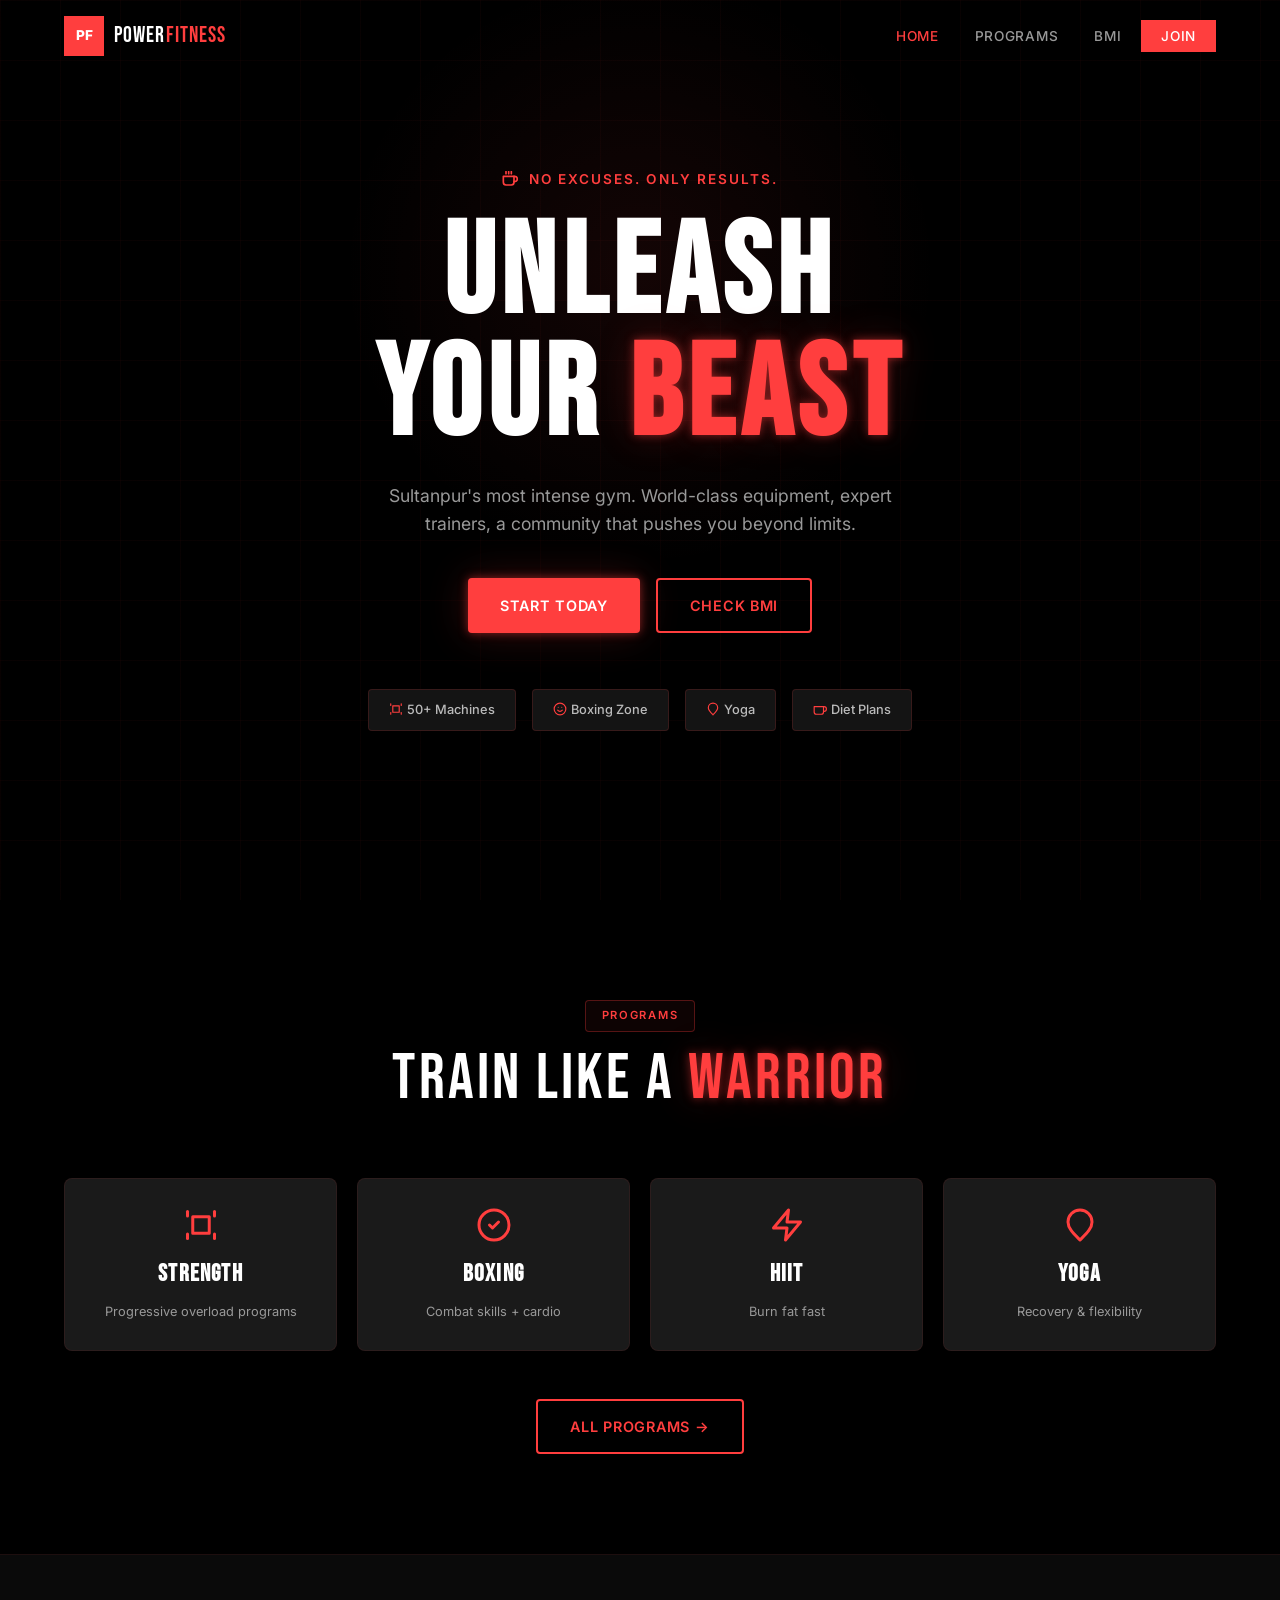
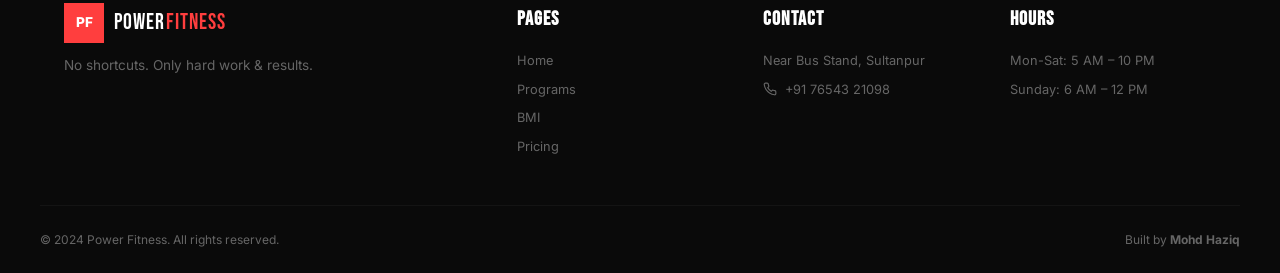
<file: index.html>
<!DOCTYPE html>
<html lang="en">
<head>
  <meta charset="UTF-8" /><meta name="viewport" content="width=device-width, initial-scale=1.0" />
  <title>Power Fitness — Unleash Your Beast</title>
  <link rel="stylesheet" href="css/style.css" />
  <link href="https://fonts.googleapis.com/css2?family=Bebas+Neue&family=Inter:wght@300;400;500;600;700;800&display=swap" rel="stylesheet" />
</head>
<body>
  <div class="sidebar-overlay" id="sidebarOverlay"></div>
  <aside class="sidebar" id="sidebar">
    <div class="sidebar-header"><div class="sidebar-logo">PF</div><span class="sidebar-brand">POWER<span class="red">FIT</span></span><button class="sidebar-close" id="sidebarClose">✕</button></div>
    <nav class="sidebar-nav">
      <a href="index.html" class="sidebar-link active"><span class="s-bolt"><svg width="18" height="18" viewBox="0 0 24 24" fill="none" stroke="var(--red)" stroke-width="2" stroke-linecap="round" stroke-linejoin="round"><polygon points="13 2 3 14 12 14 11 22 21 10 12 10 13 2"/></svg></span>Home</a>
      <a href="pages/programs.html" class="sidebar-link"><span class="s-bolt"><svg width="18" height="18" viewBox="0 0 24 24" fill="none" stroke="var(--red)" stroke-width="2" stroke-linecap="round" stroke-linejoin="round"><path d="M6.5 6.5h11v11h-11z"/><path d="M3 3v3"/><path d="M21 3v3"/><path d="M3 18v3"/><path d="M21 18v3"/><path d="M6.5 12h11"/></svg></span>Programs</a>
      <a href="pages/bmi.html" class="sidebar-link"><span class="s-bolt"><svg width="18" height="18" viewBox="0 0 24 24" fill="none" stroke="var(--red)" stroke-width="2" stroke-linecap="round" stroke-linejoin="round"><line x1="18" y1="20" x2="18" y2="10"/><line x1="12" y1="20" x2="12" y2="4"/><line x1="6" y1="20" x2="6" y2="14"/></svg></span>BMI Tool</a>
      <a href="pages/pricing.html" class="sidebar-link"><span class="s-bolt"><svg width="18" height="18" viewBox="0 0 24 24" fill="none" stroke="var(--red)" stroke-width="2" stroke-linecap="round" stroke-linejoin="round"><line x1="12" y1="1" x2="12" y2="23"/><path d="M17 5H9.5a3.5 3.5 0 0 0 0 7h5a3.5 3.5 0 0 1 0 7H6"/></svg></span>Pricing</a>
    </nav>
    <div class="sidebar-footer">
      <p class="sidebar-pulse"><svg width="8" height="8" viewBox="0 0 24 24" fill="var(--red)" style="vertical-align:-1px;margin-right:4px"><circle cx="12" cy="12" r="8"/></svg> LIVE — Open Now</p>
      <a href="pages/pricing.html" class="sidebar-cta">JOIN NOW</a>
    </div>
  </aside>
  <nav class="navbar" id="navbar">
    <div class="nav-container">
      <a href="index.html" class="nav-brand"><span class="brand-icon">PF</span><span class="brand-text">POWER<span class="red">FITNESS</span></span></a>
      <ul class="nav-links" id="navLinks"><li><a href="index.html" class="nav-link active">Home</a></li><li><a href="pages/programs.html" class="nav-link">Programs</a></li><li><a href="pages/bmi.html" class="nav-link">BMI</a></li><li><a href="pages/pricing.html" class="nav-link nav-cta">Join</a></li></ul>
      <button class="hamburger" id="hamburger"><span class="h-line"></span><span class="h-line"></span><span class="h-line"></span></button>
    </div>
  </nav>

  <section class="hero">
    <div class="hero-grid"></div><div class="hero-glow"></div>
    <div class="container hero-content">
      <p class="hero-tag" data-slide><svg width="16" height="16" viewBox="0 0 24 24" fill="none" stroke="var(--red)" stroke-width="2.5" stroke-linecap="round" stroke-linejoin="round" style="vertical-align:-3px;margin-right:6px"><path d="M18 8h1a4 4 0 0 1 0 8h-1"/><path d="M2 8h16v9a4 4 0 0 1-4 4H6a4 4 0 0 1-4-4V8z"/><line x1="6" y1="1" x2="6" y2="4"/><line x1="10" y1="1" x2="10" y2="4"/><line x1="14" y1="1" x2="14" y2="4"/></svg> No Excuses. Only Results.</p>
      <h1 class="hero-title" data-slide data-delay="150">UNLEASH<br/>YOUR <span class="neon">BEAST</span></h1>
      <p class="hero-desc" data-slide data-delay="300">Sultanpur's most intense gym. World-class equipment, expert trainers, a community that pushes you beyond limits.</p>
      <div class="hero-actions" data-slide data-delay="450"><a href="pages/pricing.html" class="btn btn-primary">Start Today</a><a href="pages/bmi.html" class="btn btn-outline">Check BMI</a></div>
      <div class="hero-badges" data-slide data-delay="600">
        <div class="badge"><svg width="14" height="14" viewBox="0 0 24 24" fill="none" stroke="var(--red)" stroke-width="2" stroke-linecap="round" stroke-linejoin="round" style="vertical-align:-2px;margin-right:4px"><path d="M6.5 6.5h11v11h-11z"/><path d="M3 3v3"/><path d="M21 3v3"/><path d="M3 18v3"/><path d="M21 18v3"/></svg>50+ Machines</div>
        <div class="badge"><svg width="14" height="14" viewBox="0 0 24 24" fill="none" stroke="var(--red)" stroke-width="2" stroke-linecap="round" stroke-linejoin="round" style="vertical-align:-2px;margin-right:4px"><circle cx="12" cy="12" r="10"/><path d="M8 14s1.5 2 4 2 4-2 4-2"/><line x1="9" y1="9" x2="9.01" y2="9"/><line x1="15" y1="9" x2="15.01" y2="9"/></svg>Boxing Zone</div>
        <div class="badge"><svg width="14" height="14" viewBox="0 0 24 24" fill="none" stroke="var(--red)" stroke-width="2" stroke-linecap="round" stroke-linejoin="round" style="vertical-align:-2px;margin-right:4px"><path d="M12 22c4-4 8-7.5 8-12a8 8 0 1 0-16 0c0 4.5 4 8 8 12z"/></svg>Yoga</div>
        <div class="badge"><svg width="14" height="14" viewBox="0 0 24 24" fill="none" stroke="var(--red)" stroke-width="2" stroke-linecap="round" stroke-linejoin="round" style="vertical-align:-2px;margin-right:4px"><path d="M18 8h1a4 4 0 0 1 0 8h-1"/><path d="M2 8h16v9a4 4 0 0 1-4 4H6a4 4 0 0 1-4-4V8z"/></svg>Diet Plans</div>
      </div>
    </div>
  </section>

  <section class="preview section">
    <div class="container">
      <div class="section-header" data-slide><span class="section-tag">Programs</span><h2 class="section-title">TRAIN LIKE A <span class="neon">WARRIOR</span></h2></div>
      <div class="prog-grid">
        <div class="prog-card" data-slide><div class="prog-icon"><svg width="36" height="36" viewBox="0 0 24 24" fill="none" stroke="var(--red)" stroke-width="2" stroke-linecap="round" stroke-linejoin="round"><path d="M6.5 6.5h11v11h-11z"/><path d="M3 3v3"/><path d="M21 3v3"/><path d="M3 18v3"/><path d="M21 18v3"/></svg></div><h3>Strength</h3><p>Progressive overload programs</p></div>
        <div class="prog-card" data-slide data-delay="100"><div class="prog-icon"><svg width="36" height="36" viewBox="0 0 24 24" fill="none" stroke="var(--red)" stroke-width="2" stroke-linecap="round" stroke-linejoin="round"><circle cx="12" cy="12" r="10"/><path d="M9 12l2 2 4-4"/></svg></div><h3>Boxing</h3><p>Combat skills + cardio</p></div>
        <div class="prog-card" data-slide data-delay="200"><div class="prog-icon"><svg width="36" height="36" viewBox="0 0 24 24" fill="none" stroke="var(--red)" stroke-width="2" stroke-linecap="round" stroke-linejoin="round"><polygon points="13 2 3 14 12 14 11 22 21 10 12 10 13 2"/></svg></div><h3>HIIT</h3><p>Burn fat fast</p></div>
        <div class="prog-card" data-slide data-delay="300"><div class="prog-icon"><svg width="36" height="36" viewBox="0 0 24 24" fill="none" stroke="var(--red)" stroke-width="2" stroke-linecap="round" stroke-linejoin="round"><path d="M12 22c4-4 8-7.5 8-12a8 8 0 1 0-16 0c0 4.5 4 8 8 12z"/></svg></div><h3>Yoga</h3><p>Recovery & flexibility</p></div>
      </div>
      <div class="section-cta" data-slide><a href="pages/programs.html" class="btn btn-outline">All Programs →</a></div>
    </div>
  </section>

  <footer class="footer">
    <div class="container footer-grid">
      <div class="footer-brand"><div class="nav-brand"><span class="brand-icon">PF</span><span class="brand-text">POWER<span class="red">FITNESS</span></span></div><p>No shortcuts. Only hard work & results.</p></div>
      <div class="footer-col"><h4>Pages</h4><a href="index.html">Home</a><a href="pages/programs.html">Programs</a><a href="pages/bmi.html">BMI</a><a href="pages/pricing.html">Pricing</a></div>
      <div class="footer-col"><h4>Contact</h4><p>Near Bus Stand, Sultanpur</p><p><svg width="14" height="14" viewBox="0 0 24 24" fill="none" stroke="currentColor" stroke-width="2" stroke-linecap="round" stroke-linejoin="round" style="vertical-align:-2px;margin-right:4px"><path d="M22 16.92v3a2 2 0 0 1-2.18 2 19.79 19.79 0 0 1-8.63-3.07 19.5 19.5 0 0 1-6-6 19.79 19.79 0 0 1-3.07-8.67A2 2 0 0 1 4.11 2h3a2 2 0 0 1 2 1.72c.127.96.361 1.903.7 2.81a2 2 0 0 1-.45 2.11L8.09 9.91a16 16 0 0 0 6 6l1.27-1.27a2 2 0 0 1 2.11-.45c.907.339 1.85.573 2.81.7A2 2 0 0 1 22 16.92z"/></svg> +91 76543 21098</p></div>
      <div class="footer-col"><h4>Hours</h4><p>Mon-Sat: 5 AM – 10 PM</p><p>Sunday: 6 AM – 12 PM</p></div>
    </div>
    <div class="container footer-bottom"><p>© 2024 Power Fitness. All rights reserved.</p><p>Built by <strong>Mohd Haziq</strong></p></div>
  </footer>
  <button class="back-to-top" id="backToTop">↑</button>
  <script src="js/main.js"></script>
</body>
</html>
</file>
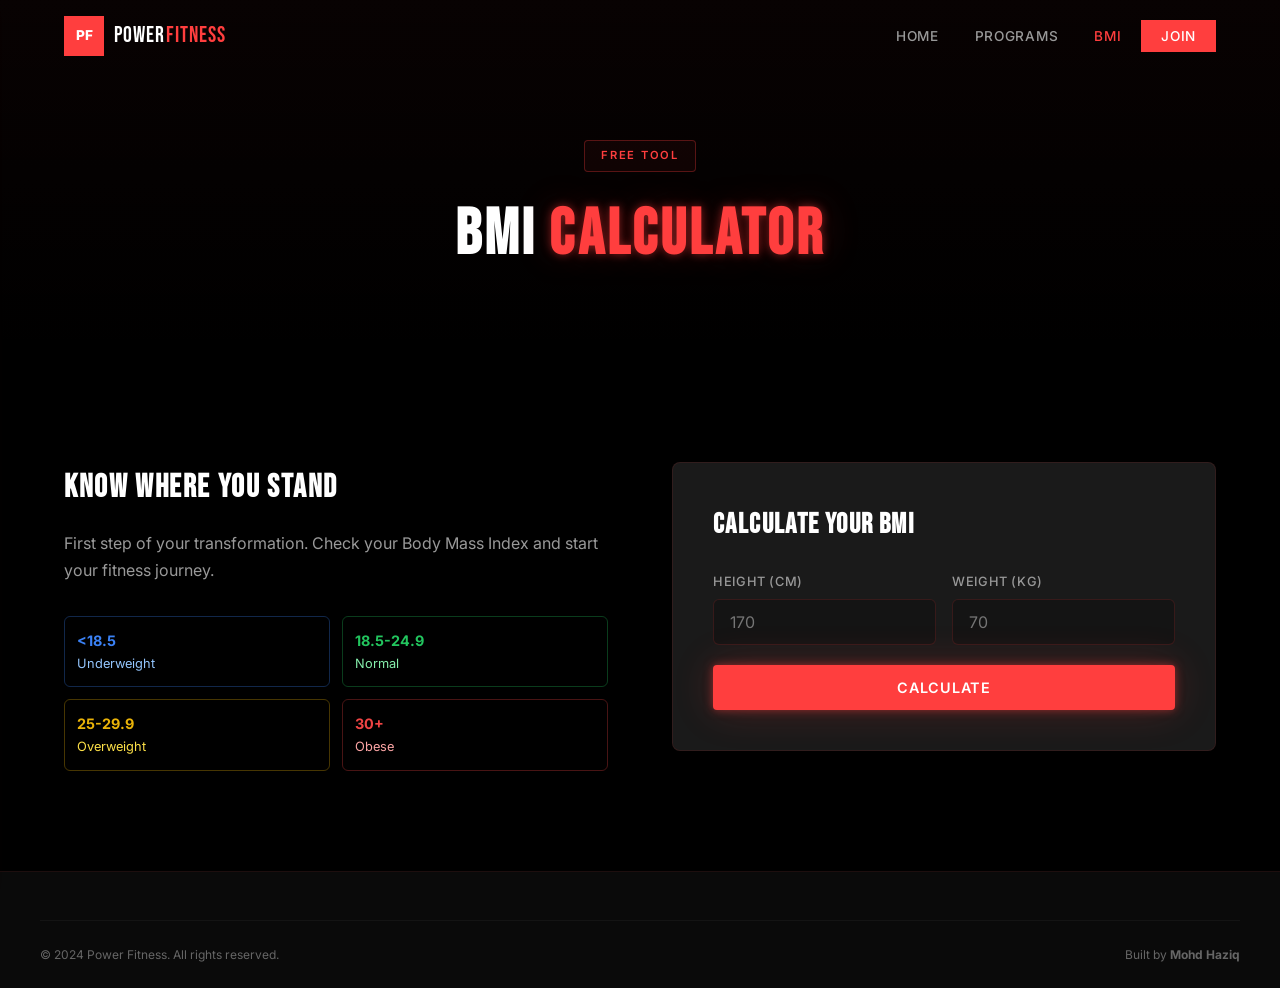
<file: pages/bmi.html>
<!DOCTYPE html>
<html lang="en">
<head>
  <meta charset="UTF-8" /><meta name="viewport" content="width=device-width, initial-scale=1.0" />
  <title>BMI Calculator — Power Fitness</title>
  <link rel="stylesheet" href="../css/style.css" />
  <link href="https://fonts.googleapis.com/css2?family=Bebas+Neue&family=Inter:wght@300;400;500;600;700;800&display=swap" rel="stylesheet" />
</head>
<body>
  <div class="sidebar-overlay" id="sidebarOverlay"></div>
  <aside class="sidebar" id="sidebar">
    <div class="sidebar-header"><div class="sidebar-logo">PF</div><span class="sidebar-brand">POWER<span class="red">FIT</span></span><button class="sidebar-close" id="sidebarClose">✕</button></div>
    <nav class="sidebar-nav">
      <a href="../index.html" class="sidebar-link"><span class="s-bolt"><svg width="18" height="18" viewBox="0 0 24 24" fill="none" stroke="var(--red)" stroke-width="2" stroke-linecap="round" stroke-linejoin="round"><polygon points="13 2 3 14 12 14 11 22 21 10 12 10 13 2"/></svg></span>Home</a>
      <a href="programs.html" class="sidebar-link"><span class="s-bolt"><svg width="18" height="18" viewBox="0 0 24 24" fill="none" stroke="var(--red)" stroke-width="2" stroke-linecap="round" stroke-linejoin="round"><path d="M6.5 6.5h11v11h-11z"/><path d="M3 3v3"/><path d="M21 3v3"/><path d="M3 18v3"/><path d="M21 18v3"/><path d="M6.5 12h11"/></svg></span>Programs</a>
      <a href="bmi.html" class="sidebar-link active"><span class="s-bolt"><svg width="18" height="18" viewBox="0 0 24 24" fill="none" stroke="var(--red)" stroke-width="2" stroke-linecap="round" stroke-linejoin="round"><line x1="18" y1="20" x2="18" y2="10"/><line x1="12" y1="20" x2="12" y2="4"/><line x1="6" y1="20" x2="6" y2="14"/></svg></span>BMI Tool</a>
      <a href="pricing.html" class="sidebar-link"><span class="s-bolt"><svg width="18" height="18" viewBox="0 0 24 24" fill="none" stroke="var(--red)" stroke-width="2" stroke-linecap="round" stroke-linejoin="round"><line x1="12" y1="1" x2="12" y2="23"/><path d="M17 5H9.5a3.5 3.5 0 0 0 0 7h5a3.5 3.5 0 0 1 0 7H6"/></svg></span>Pricing</a>
    </nav>
    <div class="sidebar-footer"><p class="sidebar-pulse"><svg width="8" height="8" viewBox="0 0 24 24" fill="var(--red)" style="vertical-align:-1px;margin-right:4px"><circle cx="12" cy="12" r="8"/></svg> LIVE — Open Now</p><a href="pricing.html" class="sidebar-cta">JOIN NOW</a></div>
  </aside>
  <nav class="navbar scrolled" id="navbar">
    <div class="nav-container"><a href="../index.html" class="nav-brand"><span class="brand-icon">PF</span><span class="brand-text">POWER<span class="red">FITNESS</span></span></a>
    <ul class="nav-links" id="navLinks"><li><a href="../index.html" class="nav-link">Home</a></li><li><a href="programs.html" class="nav-link">Programs</a></li><li><a href="bmi.html" class="nav-link active">BMI</a></li><li><a href="pricing.html" class="nav-link nav-cta">Join</a></li></ul>
    <button class="hamburger" id="hamburger"><span class="h-line"></span><span class="h-line"></span><span class="h-line"></span></button></div>
  </nav>
  <section class="page-hero"><div class="container"><span class="section-tag" data-slide>Free Tool</span><h1 class="page-title" data-slide data-delay="200">BMI <span class="neon">CALCULATOR</span></h1></div></section>
  <section class="bmi-section section">
    <div class="container bmi-grid">
      <div class="bmi-info" data-slide="left">
        <h2>Know Where You Stand</h2>
        <p>First step of your transformation. Check your Body Mass Index and start your fitness journey.</p>
        <div class="bmi-scale">
          <div class="scale-item uw"><span>&lt;18.5</span>Underweight</div>
          <div class="scale-item nm"><span>18.5-24.9</span>Normal</div>
          <div class="scale-item ow"><span>25-29.9</span>Overweight</div>
          <div class="scale-item ob"><span>30+</span>Obese</div>
        </div>
      </div>
      <div class="bmi-calc" data-slide="right">
        <h3>Calculate Your BMI</h3>
        <div class="bmi-inputs"><div class="bmi-g"><label>Height (cm)</label><input type="number" id="bmiHeight" placeholder="170" min="100" max="250" /></div><div class="bmi-g"><label>Weight (kg)</label><input type="number" id="bmiWeight" placeholder="70" min="30" max="200" /></div></div>
        <button class="btn btn-primary btn-full" id="calcBMI">CALCULATE</button>
        <div id="bmiResult" class="bmi-result hidden">
          <div class="bmi-val"><span id="bmiNumber">0</span></div>
          <div class="bmi-cat" id="bmiCategory">-</div>
          <p class="bmi-msg" id="bmiMessage"></p>
        </div>
      </div>
    </div>
  </section>
  <footer class="footer"><div class="container footer-bottom"><p>© 2024 Power Fitness. All rights reserved.</p><p>Built by <strong>Mohd Haziq</strong></p></div></footer>
  <script src="../js/main.js"></script>
</body>
</html>
</file>
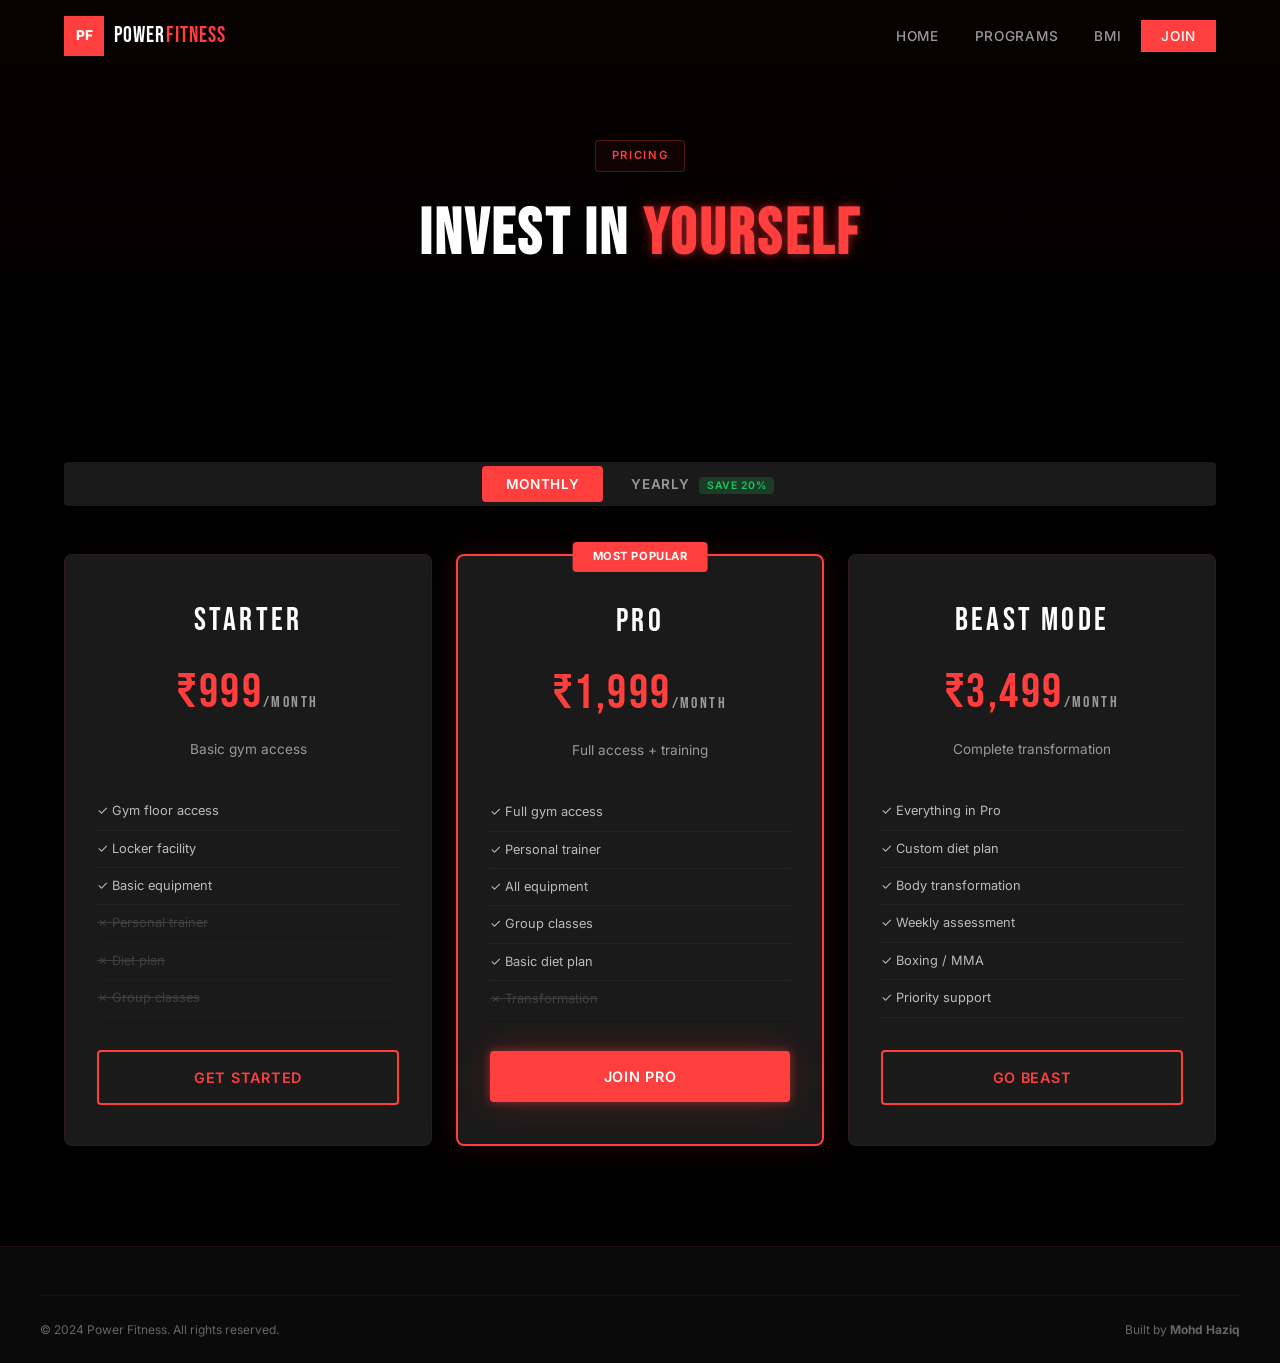
<file: pages/pricing.html>
<!DOCTYPE html>
<html lang="en">
<head>
  <meta charset="UTF-8" /><meta name="viewport" content="width=device-width, initial-scale=1.0" />
  <title>Pricing — Power Fitness</title>
  <link rel="stylesheet" href="../css/style.css" />
  <link href="https://fonts.googleapis.com/css2?family=Bebas+Neue&family=Inter:wght@300;400;500;600;700;800&display=swap" rel="stylesheet" />
</head>
<body>
  <div class="sidebar-overlay" id="sidebarOverlay"></div>
  <aside class="sidebar" id="sidebar">
    <div class="sidebar-header"><div class="sidebar-logo">PF</div><span class="sidebar-brand">POWER<span class="red">FIT</span></span><button class="sidebar-close" id="sidebarClose">✕</button></div>
    <nav class="sidebar-nav">
      <a href="../index.html" class="sidebar-link"><span class="s-bolt"><svg width="18" height="18" viewBox="0 0 24 24" fill="none" stroke="var(--red)" stroke-width="2" stroke-linecap="round" stroke-linejoin="round"><polygon points="13 2 3 14 12 14 11 22 21 10 12 10 13 2"/></svg></span>Home</a>
      <a href="programs.html" class="sidebar-link"><span class="s-bolt"><svg width="18" height="18" viewBox="0 0 24 24" fill="none" stroke="var(--red)" stroke-width="2" stroke-linecap="round" stroke-linejoin="round"><path d="M6.5 6.5h11v11h-11z"/><path d="M3 3v3"/><path d="M21 3v3"/><path d="M3 18v3"/><path d="M21 18v3"/><path d="M6.5 12h11"/></svg></span>Programs</a>
      <a href="bmi.html" class="sidebar-link"><span class="s-bolt"><svg width="18" height="18" viewBox="0 0 24 24" fill="none" stroke="var(--red)" stroke-width="2" stroke-linecap="round" stroke-linejoin="round"><line x1="18" y1="20" x2="18" y2="10"/><line x1="12" y1="20" x2="12" y2="4"/><line x1="6" y1="20" x2="6" y2="14"/></svg></span>BMI Tool</a>
      <a href="pricing.html" class="sidebar-link active"><span class="s-bolt"><svg width="18" height="18" viewBox="0 0 24 24" fill="none" stroke="var(--red)" stroke-width="2" stroke-linecap="round" stroke-linejoin="round"><line x1="12" y1="1" x2="12" y2="23"/><path d="M17 5H9.5a3.5 3.5 0 0 0 0 7h5a3.5 3.5 0 0 1 0 7H6"/></svg></span>Pricing</a>
    </nav>
    <div class="sidebar-footer"><p class="sidebar-pulse"><svg width="8" height="8" viewBox="0 0 24 24" fill="var(--red)" style="vertical-align:-1px;margin-right:4px"><circle cx="12" cy="12" r="8"/></svg> LIVE — Open Now</p><a href="pricing.html" class="sidebar-cta">JOIN NOW</a></div>
  </aside>
  <nav class="navbar scrolled" id="navbar">
    <div class="nav-container"><a href="../index.html" class="nav-brand"><span class="brand-icon">PF</span><span class="brand-text">POWER<span class="red">FITNESS</span></span></a>
    <ul class="nav-links" id="navLinks"><li><a href="../index.html" class="nav-link">Home</a></li><li><a href="programs.html" class="nav-link">Programs</a></li><li><a href="bmi.html" class="nav-link">BMI</a></li><li><a href="pricing.html" class="nav-link nav-cta active">Join</a></li></ul>
    <button class="hamburger" id="hamburger"><span class="h-line"></span><span class="h-line"></span><span class="h-line"></span></button></div>
  </nav>
  <section class="page-hero"><div class="container"><span class="section-tag" data-slide>Pricing</span><h1 class="page-title" data-slide data-delay="200">INVEST IN <span class="neon">YOURSELF</span></h1></div></section>
  <section class="pricing-section section">
    <div class="container">
      <div class="pricing-toggle" data-slide>
        <button class="toggle-btn active" data-period="monthly">Monthly</button>
        <button class="toggle-btn" data-period="yearly">Yearly <span class="save-badge">Save 20%</span></button>
      </div>
      <div class="pricing-grid">
        <div class="pricing-card" data-slide>
          <div class="pricing-name">Starter</div>
          <div class="pricing-price" data-monthly="₹999" data-yearly="₹9,599">₹999<span>/month</span></div>
          <p class="pricing-desc">Basic gym access</p>
          <ul class="pricing-feat"><li>✓ Gym floor access</li><li>✓ Locker facility</li><li>✓ Basic equipment</li><li class="off">✗ Personal trainer</li><li class="off">✗ Diet plan</li><li class="off">✗ Group classes</li></ul>
          <a href="pricing.html" class="btn btn-outline btn-full">Get Started</a>
        </div>
        <div class="pricing-card popular" data-slide data-delay="100">
          <div class="pop-badge">Most Popular</div>
          <div class="pricing-name">Pro</div>
          <div class="pricing-price" data-monthly="₹1,999" data-yearly="₹19,199">₹1,999<span>/month</span></div>
          <p class="pricing-desc">Full access + training</p>
          <ul class="pricing-feat"><li>✓ Full gym access</li><li>✓ Personal trainer</li><li>✓ All equipment</li><li>✓ Group classes</li><li>✓ Basic diet plan</li><li class="off">✗ Transformation</li></ul>
          <a href="pricing.html" class="btn btn-primary btn-full">Join Pro</a>
        </div>
        <div class="pricing-card" data-slide data-delay="200">
          <div class="pricing-name">Beast Mode</div>
          <div class="pricing-price" data-monthly="₹3,499" data-yearly="₹33,599">₹3,499<span>/month</span></div>
          <p class="pricing-desc">Complete transformation</p>
          <ul class="pricing-feat"><li>✓ Everything in Pro</li><li>✓ Custom diet plan</li><li>✓ Body transformation</li><li>✓ Weekly assessment</li><li>✓ Boxing / MMA</li><li>✓ Priority support</li></ul>
          <a href="pricing.html" class="btn btn-outline btn-full">Go Beast</a>
        </div>
      </div>
    </div>
  </section>
  <footer class="footer"><div class="container footer-bottom"><p>© 2024 Power Fitness. All rights reserved.</p><p>Built by <strong>Mohd Haziq</strong></p></div></footer>
  <script src="../js/main.js"></script>
</body>
</html>
</file>
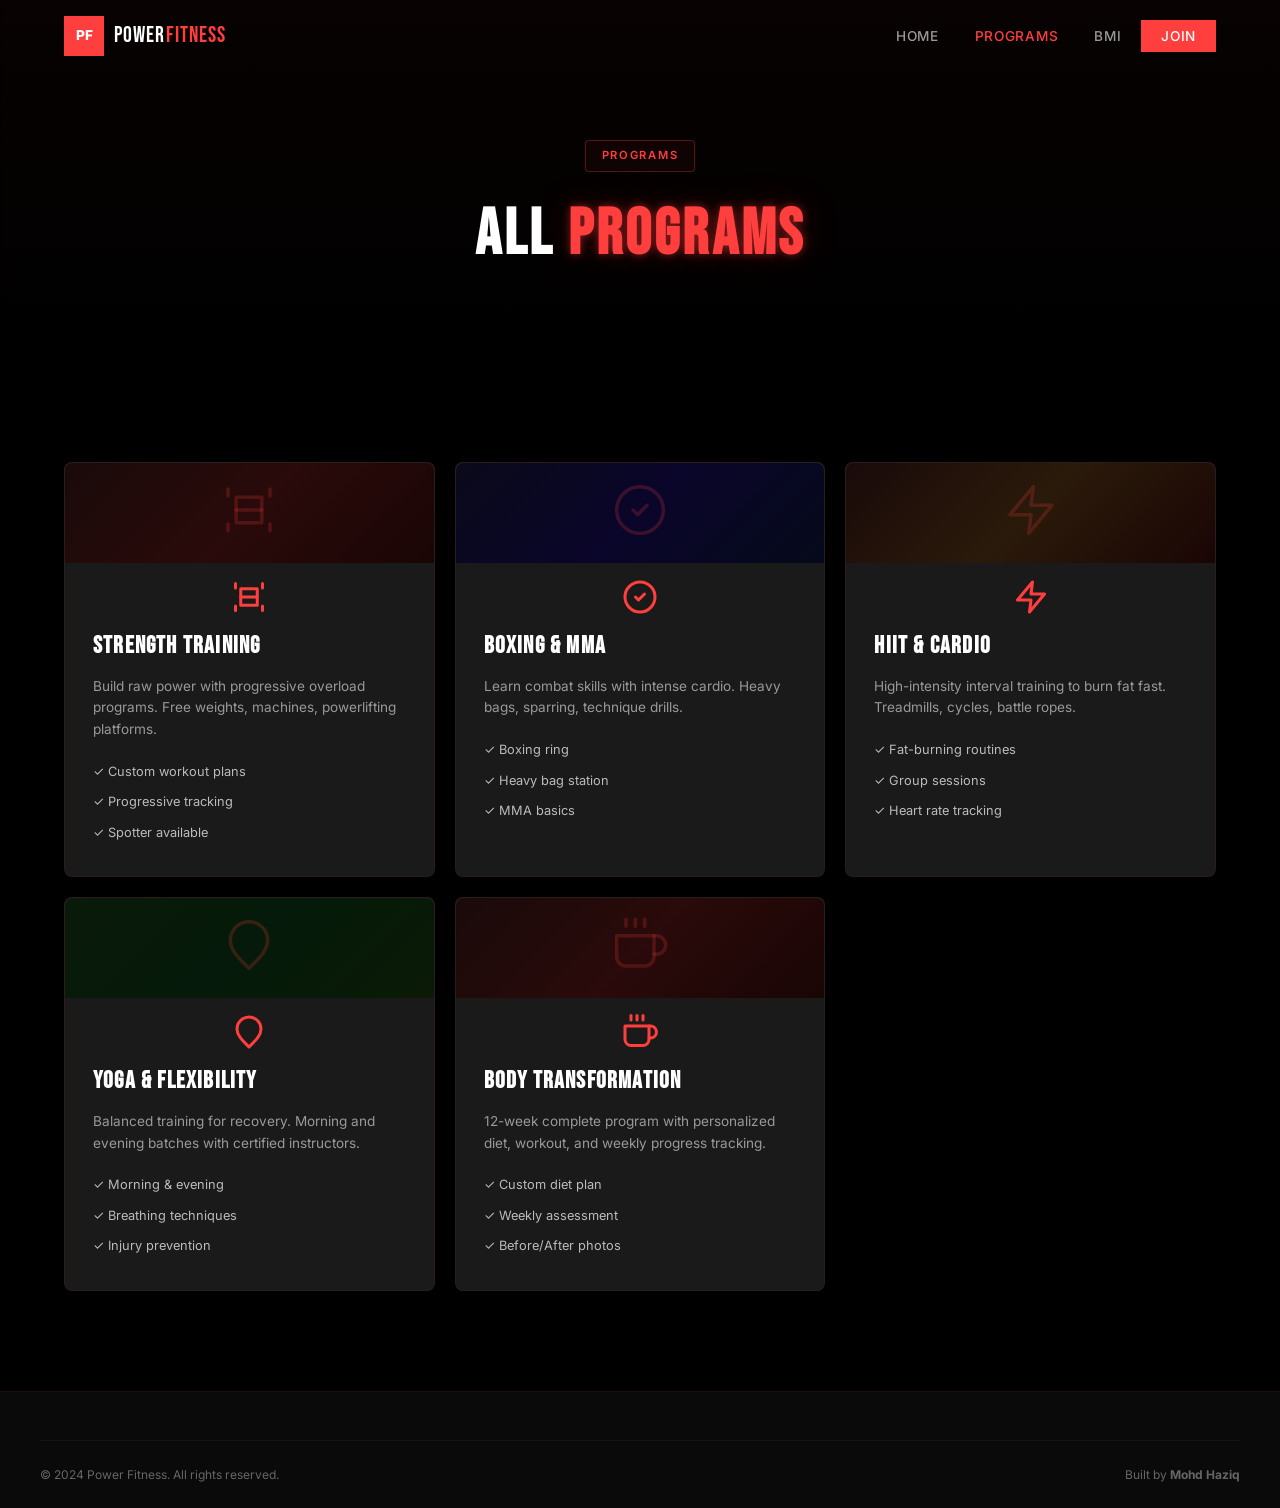
<file: pages/programs.html>
<!DOCTYPE html>
<html lang="en">
<head>
  <meta charset="UTF-8" /><meta name="viewport" content="width=device-width, initial-scale=1.0" />
  <title>Programs — Power Fitness</title>
  <link rel="stylesheet" href="../css/style.css" />
  <link href="https://fonts.googleapis.com/css2?family=Bebas+Neue&family=Inter:wght@300;400;500;600;700;800&display=swap" rel="stylesheet" />
</head>
<body>
  <div class="sidebar-overlay" id="sidebarOverlay"></div>
  <aside class="sidebar" id="sidebar">
    <div class="sidebar-header"><div class="sidebar-logo">PF</div><span class="sidebar-brand">POWER<span class="red">FIT</span></span><button class="sidebar-close" id="sidebarClose">✕</button></div>
    <nav class="sidebar-nav">
      <a href="../index.html" class="sidebar-link"><span class="s-bolt"><svg width="18" height="18" viewBox="0 0 24 24" fill="none" stroke="var(--red)" stroke-width="2" stroke-linecap="round" stroke-linejoin="round"><polygon points="13 2 3 14 12 14 11 22 21 10 12 10 13 2"/></svg></span>Home</a>
      <a href="programs.html" class="sidebar-link active"><span class="s-bolt"><svg width="18" height="18" viewBox="0 0 24 24" fill="none" stroke="var(--red)" stroke-width="2" stroke-linecap="round" stroke-linejoin="round"><path d="M6.5 6.5h11v11h-11z"/><path d="M3 3v3"/><path d="M21 3v3"/><path d="M3 18v3"/><path d="M21 18v3"/><path d="M6.5 12h11"/></svg></span>Programs</a>
      <a href="bmi.html" class="sidebar-link"><span class="s-bolt"><svg width="18" height="18" viewBox="0 0 24 24" fill="none" stroke="var(--red)" stroke-width="2" stroke-linecap="round" stroke-linejoin="round"><line x1="18" y1="20" x2="18" y2="10"/><line x1="12" y1="20" x2="12" y2="4"/><line x1="6" y1="20" x2="6" y2="14"/></svg></span>BMI Tool</a>
      <a href="pricing.html" class="sidebar-link"><span class="s-bolt"><svg width="18" height="18" viewBox="0 0 24 24" fill="none" stroke="var(--red)" stroke-width="2" stroke-linecap="round" stroke-linejoin="round"><line x1="12" y1="1" x2="12" y2="23"/><path d="M17 5H9.5a3.5 3.5 0 0 0 0 7h5a3.5 3.5 0 0 1 0 7H6"/></svg></span>Pricing</a>
    </nav>
    <div class="sidebar-footer"><p class="sidebar-pulse"><svg width="8" height="8" viewBox="0 0 24 24" fill="var(--red)" style="vertical-align:-1px;margin-right:4px"><circle cx="12" cy="12" r="8"/></svg> LIVE — Open Now</p><a href="pricing.html" class="sidebar-cta">JOIN NOW</a></div>
  </aside>
  <nav class="navbar scrolled" id="navbar">
    <div class="nav-container"><a href="../index.html" class="nav-brand"><span class="brand-icon">PF</span><span class="brand-text">POWER<span class="red">FITNESS</span></span></a>
    <ul class="nav-links" id="navLinks"><li><a href="../index.html" class="nav-link">Home</a></li><li><a href="programs.html" class="nav-link active">Programs</a></li><li><a href="bmi.html" class="nav-link">BMI</a></li><li><a href="pricing.html" class="nav-link nav-cta">Join</a></li></ul>
    <button class="hamburger" id="hamburger"><span class="h-line"></span><span class="h-line"></span><span class="h-line"></span></button></div>
  </nav>
  <section class="page-hero"><div class="container"><span class="section-tag" data-slide>Programs</span><h1 class="page-title" data-slide data-delay="200">ALL <span class="neon">PROGRAMS</span></h1></div></section>
  <section class="programs-detail section">
    <div class="container">
      <div class="pd-grid">
        <div class="pd-card" data-slide><div class="pd-img-wrap strength-bg"><div class="pd-img-icon"><svg width="56" height="56" viewBox="0 0 24 24" fill="none" stroke="rgba(255,62,62,.2)" stroke-width="1.5" stroke-linecap="round" stroke-linejoin="round"><path d="M6.5 6.5h11v11h-11z"/><path d="M3 3v3"/><path d="M21 3v3"/><path d="M3 18v3"/><path d="M21 18v3"/><path d="M6.5 12h11"/></svg></div></div><div class="pd-icon"><svg width="36" height="36" viewBox="0 0 24 24" fill="none" stroke="var(--red)" stroke-width="2" stroke-linecap="round" stroke-linejoin="round"><path d="M6.5 6.5h11v11h-11z"/><path d="M3 3v3"/><path d="M21 3v3"/><path d="M3 18v3"/><path d="M21 18v3"/><path d="M6.5 12h11"/></svg></div><h3>Strength Training</h3><p>Build raw power with progressive overload programs. Free weights, machines, powerlifting platforms.</p><ul class="pd-feat"><li>✓ Custom workout plans</li><li>✓ Progressive tracking</li><li>✓ Spotter available</li></ul></div>
        <div class="pd-card" data-slide data-delay="80"><div class="pd-img-wrap boxing-bg"><div class="pd-img-icon"><svg width="56" height="56" viewBox="0 0 24 24" fill="none" stroke="rgba(255,62,62,.2)" stroke-width="1.5" stroke-linecap="round" stroke-linejoin="round"><circle cx="12" cy="12" r="10"/><path d="M9 12l2 2 4-4"/></svg></div></div><div class="pd-icon"><svg width="36" height="36" viewBox="0 0 24 24" fill="none" stroke="var(--red)" stroke-width="2" stroke-linecap="round" stroke-linejoin="round"><circle cx="12" cy="12" r="10"/><path d="M9 12l2 2 4-4"/></svg></div><h3>Boxing & MMA</h3><p>Learn combat skills with intense cardio. Heavy bags, sparring, technique drills.</p><ul class="pd-feat"><li>✓ Boxing ring</li><li>✓ Heavy bag station</li><li>✓ MMA basics</li></ul></div>
        <div class="pd-card" data-slide data-delay="160"><div class="pd-img-wrap hiit-bg"><div class="pd-img-icon"><svg width="56" height="56" viewBox="0 0 24 24" fill="none" stroke="rgba(255,62,62,.2)" stroke-width="1.5" stroke-linecap="round" stroke-linejoin="round"><polygon points="13 2 3 14 12 14 11 22 21 10 12 10 13 2"/></svg></div></div><div class="pd-icon"><svg width="36" height="36" viewBox="0 0 24 24" fill="none" stroke="var(--red)" stroke-width="2" stroke-linecap="round" stroke-linejoin="round"><polygon points="13 2 3 14 12 14 11 22 21 10 12 10 13 2"/></svg></div><h3>HIIT & Cardio</h3><p>High-intensity interval training to burn fat fast. Treadmills, cycles, battle ropes.</p><ul class="pd-feat"><li>✓ Fat-burning routines</li><li>✓ Group sessions</li><li>✓ Heart rate tracking</li></ul></div>
        <div class="pd-card" data-slide data-delay="240"><div class="pd-img-wrap yoga-bg"><div class="pd-img-icon"><svg width="56" height="56" viewBox="0 0 24 24" fill="none" stroke="rgba(255,62,62,.2)" stroke-width="1.5" stroke-linecap="round" stroke-linejoin="round"><path d="M12 22c4-4 8-7.5 8-12a8 8 0 1 0-16 0c0 4.5 4 8 8 12z"/></svg></div></div><div class="pd-icon"><svg width="36" height="36" viewBox="0 0 24 24" fill="none" stroke="var(--red)" stroke-width="2" stroke-linecap="round" stroke-linejoin="round"><path d="M12 22c4-4 8-7.5 8-12a8 8 0 1 0-16 0c0 4.5 4 8 8 12z"/></svg></div><h3>Yoga & Flexibility</h3><p>Balanced training for recovery. Morning and evening batches with certified instructors.</p><ul class="pd-feat"><li>✓ Morning & evening</li><li>✓ Breathing techniques</li><li>✓ Injury prevention</li></ul></div>
        <div class="pd-card" data-slide data-delay="320"><div class="pd-img-wrap strength-bg"><div class="pd-img-icon"><svg width="56" height="56" viewBox="0 0 24 24" fill="none" stroke="rgba(255,62,62,.2)" stroke-width="1.5" stroke-linecap="round" stroke-linejoin="round"><path d="M18 8h1a4 4 0 0 1 0 8h-1"/><path d="M2 8h16v9a4 4 0 0 1-4 4H6a4 4 0 0 1-4-4V8z"/><line x1="6" y1="1" x2="6" y2="4"/><line x1="10" y1="1" x2="10" y2="4"/><line x1="14" y1="1" x2="14" y2="4"/></svg></div></div><div class="pd-icon"><svg width="36" height="36" viewBox="0 0 24 24" fill="none" stroke="var(--red)" stroke-width="2" stroke-linecap="round" stroke-linejoin="round"><path d="M18 8h1a4 4 0 0 1 0 8h-1"/><path d="M2 8h16v9a4 4 0 0 1-4 4H6a4 4 0 0 1-4-4V8z"/><line x1="6" y1="1" x2="6" y2="4"/><line x1="10" y1="1" x2="10" y2="4"/><line x1="14" y1="1" x2="14" y2="4"/></svg></div><h3>Body Transformation</h3><p>12-week complete program with personalized diet, workout, and weekly progress tracking.</p><ul class="pd-feat"><li>✓ Custom diet plan</li><li>✓ Weekly assessment</li><li>✓ Before/After photos</li></ul></div>
        <div class="pd-card" data-slide data-delay="400"><div class="pd-img-wrap boxing-bg"><div class="pd-img-icon"><svg width="56" height="56" viewBox="0 0 24 24" fill="none" stroke="rgba(255,62,62,.2)" stroke-width="1.5" stroke-linecap="round" stroke-linejoin="round"><path d="M17 21v-2a4 4 0 0 0-4-4H5a4 4 0 0 0-4 4v2"/><circle cx="9" cy="7" r="4"/><path d="M23 21v-2a4 4 0 0 0-3-3.87"/><path d="M16 3.13a4 4 0 0 1 0 7.75"/></svg></div></div><div class="pd-icon"><svg width="36" height="36" viewBox="0 0 24 24" fill="none" stroke="var(--red)" stroke-width="2" stroke-linecap="round" stroke-linejoin="round"><path d="M17 21v-2a4 4 0 0 0-4-4H5a4 4 0 0 0-4 4v2"/><circle cx="9" cy="7" r="4"/><path d="M23 21v-2a4 4 0 0 0-3-3.87"/><path d="M16 3.13a4 4 0 0 1 0 7.75"/></svg></div><h3>Group Training</h3><p>Train with your squad. Group sessions combining fun, motivation, and killer workouts.</p><ul class="pd-feat"><li>✓ Team motivation</li><li>✓ Partner workouts</li><li>✓ Weekend challenges</li></ul></div>
      </div>
    </div>
  </section>
  <footer class="footer"><div class="container footer-bottom"><p>© 2024 Power Fitness. All rights reserved.</p><p>Built by <strong>Mohd Haziq</strong></p></div></footer>
  <script src="../js/main.js"></script>
</body>
</html>
</file>
<file: css/style.css>
/* Power Fitness — Neon Red/Dark Gym Theme */
*,*::before,*::after{margin:0;padding:0;box-sizing:border-box}
:root{--red:#ff3e3e;--red-d:#cc0000;--red-l:#ff6b6b;--red-glow:0 0 10px rgba(255,62,62,.5),0 0 40px rgba(255,62,62,.2);--black:#000;--black-l:#0a0a0a;--black-m:#141414;--black-c:#1a1a1a;--g700:#333;--g600:#666;--g500:#999;--g400:#bbb;--white:#fff;--ff:'Bebas Neue',Impact,sans-serif;--fb:'Inter',system-ui,sans-serif;--tr:.3s cubic-bezier(.4,0,.2,1)}
html{scroll-behavior:smooth}
body{font-family:var(--fb);background:var(--black);color:var(--white);line-height:1.6;overflow-x:hidden}
.neon{color:var(--red);text-shadow:var(--red-glow)}
.red{color:var(--red)}
.container{max-width:1200px;margin:0 auto;padding:0 24px}
.section{padding:100px 0}
.section-header{text-align:center;margin-bottom:64px}
.section-tag{display:inline-block;font-size:.7rem;font-weight:600;letter-spacing:.15em;text-transform:uppercase;color:var(--red);margin-bottom:12px;padding:6px 16px;border:1px solid rgba(255,62,62,.3);border-radius:4px;background:rgba(255,62,62,.05)}
.section-title{font-family:var(--ff);font-size:clamp(2.5rem,5vw,4rem);font-weight:400;line-height:1.1;margin-bottom:16px;letter-spacing:.05em}
.section-cta{text-align:center;margin-top:48px}

/* Buttons */
.btn{display:inline-flex;align-items:center;justify-content:center;gap:8px;padding:14px 32px;border-radius:4px;font-family:var(--fb);font-size:.9rem;font-weight:600;cursor:pointer;transition:var(--tr);text-decoration:none;border:none;text-transform:uppercase;letter-spacing:.05em}
.btn-primary{background:var(--red);color:#fff;box-shadow:var(--red-glow)}
.btn-primary:hover{background:var(--red-d);transform:translateY(-2px);box-shadow:0 0 20px rgba(255,62,62,.6),0 0 60px rgba(255,62,62,.3)}
.btn-outline{background:transparent;color:var(--red);border:2px solid var(--red)}
.btn-outline:hover{background:rgba(255,62,62,.1);box-shadow:var(--red-glow)}
.btn-full{width:100%}

/* ── SIDEBAR (Neon Red Glow) ── */
.sidebar-overlay{position:fixed;inset:0;background:rgba(0,0,0,0);z-index:40;transition:background .35s ease;pointer-events:none}
.sidebar-overlay.active{background:rgba(0,0,0,.7);pointer-events:auto}
.sidebar{position:fixed;top:0;left:-320px;width:300px;max-width:85vw;height:100vh;background:linear-gradient(180deg,#0a0a0a,#000);z-index:50;transition:left .4s cubic-bezier(.4,0,.2,1);display:flex;flex-direction:column;border-right:1px solid rgba(255,62,62,.15);box-shadow:4px 0 24px rgba(255,62,62,.05)}
.sidebar.open{left:0;box-shadow:8px 0 40px rgba(255,62,62,.1)}
.sidebar-header{display:flex;align-items:center;gap:12px;padding:20px 24px;border-bottom:1px solid rgba(255,62,62,.1)}
.sidebar-logo{width:40px;height:40px;background:var(--red);display:flex;align-items:center;justify-content:center;font-weight:800;font-size:.85rem;color:#fff}
.sidebar-brand{font-family:var(--ff);font-size:1.4rem;letter-spacing:.05em;color:#fff}
.sidebar-close{margin-left:auto;background:none;border:none;color:var(--red);font-size:1.25rem;cursor:pointer;padding:8px;transition:var(--tr)}
.sidebar-close:hover{transform:rotate(90deg);text-shadow:var(--red-glow)}
.sidebar-nav{flex:1;padding:24px 16px;overflow-y:auto}
.sidebar-link{display:flex;align-items:center;gap:14px;padding:14px 16px;font-size:.9rem;font-weight:500;color:var(--g500);text-decoration:none;transition:var(--tr);text-transform:uppercase;letter-spacing:.05em;margin-bottom:2px;border-left:3px solid transparent}
.sidebar-link:hover,.sidebar-link.active{color:var(--red);background:rgba(255,62,62,.05);border-left-color:var(--red)}
.sidebar-link.active{text-shadow:0 0 8px rgba(255,62,62,.3)}
.s-bolt{width:24px;height:24px;display:flex;align-items:center;justify-content:center}
.sidebar-footer{padding:20px 24px;border-top:1px solid rgba(255,62,62,.1)}
.sidebar-pulse{font-size:.75rem;color:var(--red);text-align:center;margin-bottom:12px;animation:neonPulse 2s ease infinite}
@keyframes neonPulse{0%,100%{opacity:.5}50%{opacity:1;text-shadow:var(--red-glow)}}
.sidebar-cta{display:block;text-align:center;padding:12px;border-radius:4px;background:var(--red);color:#fff;font-family:var(--ff);font-size:1.3rem;letter-spacing:.1em;text-decoration:none;transition:var(--tr);box-shadow:var(--red-glow)}
.sidebar-cta:hover{box-shadow:0 0 20px rgba(255,62,62,.6)}

/* ── HAMBURGER (3 Lines → Lightning Bolt morph) ── */
.hamburger{display:none;flex-direction:column;align-items:center;justify-content:center;gap:6px;background:none;border:none;cursor:pointer;padding:8px;width:40px;height:40px}
.h-line{width:24px;height:2px;background:var(--red);border-radius:2px;transition:var(--tr);transform-origin:center}
.hamburger.open .h-line:nth-child(1){transform:rotate(45deg) translate(5px,6px);width:20px}
.hamburger.open .h-line:nth-child(2){transform:scaleX(1.4);background:var(--red);box-shadow:var(--red-glow)}
.hamburger.open .h-line:nth-child(3){transform:rotate(-45deg) translate(5px,-6px);width:20px}

/* Navbar */
.navbar{position:fixed;top:0;width:100%;z-index:30;padding:16px 0;transition:var(--tr)}
.navbar.scrolled{background:rgba(0,0,0,.92);backdrop-filter:blur(20px);padding:10px 0;border-bottom:1px solid rgba(255,62,62,.1)}
.nav-container{max-width:1200px;margin:0 auto;padding:0 24px;display:flex;align-items:center;justify-content:space-between}
.nav-brand{display:flex;align-items:center;gap:10px;text-decoration:none}
.brand-icon{width:40px;height:40px;background:var(--red);display:flex;align-items:center;justify-content:center;font-weight:800;font-size:.85rem;color:#fff}
.brand-text{font-family:var(--ff);font-size:1.4rem;letter-spacing:.05em;color:#fff}
.nav-links{display:flex;align-items:center;gap:4px;list-style:none}
.nav-link{padding:8px 16px;font-size:.85rem;font-weight:500;color:var(--g500);text-decoration:none;transition:var(--tr);text-transform:uppercase;letter-spacing:.05em}
.nav-link:hover,.nav-link.active{color:var(--red)}
.nav-cta{background:var(--red)!important;color:#fff!important;padding:8px 20px!important}

/* Hero */
.hero{min-height:100vh;display:flex;align-items:center;position:relative;overflow:hidden;text-align:center}
.hero-grid{position:absolute;inset:0;background-image:linear-gradient(rgba(255,62,62,.03) 1px,transparent 1px),linear-gradient(90deg,rgba(255,62,62,.03) 1px,transparent 1px);background-size:60px 60px}
.hero-glow{position:absolute;top:30%;left:50%;transform:translate(-50%,-50%);width:600px;height:600px;background:radial-gradient(circle,rgba(255,62,62,.08) 0%,transparent 70%);pointer-events:none}
.hero-content{position:relative;z-index:2}
.hero-tag{font-size:.85rem;font-weight:600;color:var(--red);letter-spacing:.15em;text-transform:uppercase;margin-bottom:24px}
.hero-title{font-family:var(--ff);font-size:clamp(4rem,10vw,8rem);line-height:.95;margin-bottom:24px;letter-spacing:.05em}
.hero-desc{font-size:1.1rem;color:var(--g500);max-width:540px;margin:0 auto 40px}
.hero-actions{display:flex;gap:16px;justify-content:center;flex-wrap:wrap}
.hero-badges{display:flex;justify-content:center;gap:16px;margin-top:56px;flex-wrap:wrap}
.badge{padding:10px 20px;background:var(--black-m);border:1px solid rgba(255,62,62,.15);border-radius:4px;font-size:.8rem;font-weight:500;color:var(--g400)}

/* Programs Preview */
.prog-grid{display:grid;grid-template-columns:repeat(4,1fr);gap:20px}
.prog-card{background:var(--black-c);border-radius:8px;padding:28px;border:1px solid rgba(255,62,62,.08);transition:var(--tr);text-align:center;position:relative;overflow:hidden}
.prog-card::after{content:'';position:absolute;bottom:0;left:0;right:0;height:2px;background:var(--red);transform:scaleX(0);transition:transform .4s ease;transform-origin:left}
.prog-card:hover{border-color:rgba(255,62,62,.2);transform:translateY(-4px)}
.prog-card:hover::after{transform:scaleX(1)}
.prog-icon{margin-bottom:12px;display:flex;align-items:center;justify-content:center}
.prog-card h3{font-family:var(--ff);font-size:1.5rem;letter-spacing:.05em;margin-bottom:8px}
.prog-card p{font-size:.8rem;color:var(--g500)}

/* Page Hero */
.page-hero{padding:140px 0 60px;text-align:center;background:linear-gradient(180deg,rgba(255,62,62,.03),transparent)}
.page-title{font-family:var(--ff);font-size:clamp(2.5rem,5vw,4rem);letter-spacing:.05em;margin-bottom:16px}

/* Program Detail */
.pd-grid{display:grid;grid-template-columns:repeat(3,1fr);gap:20px}
.pd-card{background:var(--black-c);border-radius:8px;padding:28px;border:1px solid rgba(255,62,62,.08);transition:var(--tr);position:relative;overflow:hidden}
.pd-card::before{content:'';position:absolute;top:0;left:0;right:0;height:3px;background:var(--red);transform:scaleX(0);transition:transform .4s ease;transform-origin:left}
.pd-card:hover{border-color:rgba(255,62,62,.2);transform:translateY(-4px)}
.pd-card:hover::before{transform:scaleX(1)}
.pd-icon{margin-bottom:12px;display:flex;align-items:center;justify-content:center}
.pd-card h3{font-family:var(--ff);font-size:1.5rem;letter-spacing:.05em;margin-bottom:10px}
.pd-card>p{font-size:.85rem;color:var(--g500);margin-bottom:16px;line-height:1.6}
.pd-feat{list-style:none}
.pd-feat li{font-size:.8rem;color:var(--g400);padding:5px 0}

/* BMI */
.bmi-grid{display:grid;grid-template-columns:1fr 1fr;gap:64px;align-items:start}
.bmi-info h2{font-family:var(--ff);font-size:2rem;letter-spacing:.05em;margin-bottom:16px}
.bmi-info>p{color:var(--g500);margin-bottom:32px;line-height:1.7}
.bmi-scale{display:grid;grid-template-columns:1fr 1fr;gap:12px}
.scale-item{padding:12px;border-radius:6px;font-size:.8rem;color:var(--g400);border:1px solid rgba(255,255,255,.05)}
.scale-item span{display:block;font-weight:700;font-size:.9rem;margin-bottom:2px}
.scale-item.uw{border-color:rgba(59,130,246,.3);color:#93c5fd}.scale-item.uw span{color:#3b82f6}
.scale-item.nm{border-color:rgba(34,197,94,.3);color:#86efac}.scale-item.nm span{color:#22c55e}
.scale-item.ow{border-color:rgba(234,179,8,.3);color:#fde047}.scale-item.ow span{color:#eab308}
.scale-item.ob{border-color:rgba(239,68,68,.3);color:#fca5a5}.scale-item.ob span{color:#ef4444}
.bmi-calc{background:var(--black-c);padding:40px;border-radius:8px;border:1px solid rgba(255,62,62,.1)}
.bmi-calc h3{font-family:var(--ff);font-size:1.75rem;letter-spacing:.05em;margin-bottom:24px}
.bmi-inputs{display:grid;grid-template-columns:1fr 1fr;gap:16px;margin-bottom:20px}
.bmi-g label{display:block;font-size:.8rem;font-weight:500;margin-bottom:6px;color:var(--g500);text-transform:uppercase;letter-spacing:.05em}
.bmi-g input{width:100%;padding:12px 16px;border-radius:6px;border:1px solid rgba(255,62,62,.15);background:var(--black-m);color:#fff;font-family:var(--fb);font-size:1rem;transition:var(--tr);outline:none}
.bmi-g input:focus{border-color:var(--red);box-shadow:0 0 0 3px rgba(255,62,62,.1)}
.bmi-result{text-align:center;padding-top:24px;border-top:1px solid rgba(255,62,62,.1);margin-top:20px}
.bmi-result.hidden{display:none}
.bmi-val span{font-family:var(--ff);font-size:4rem;letter-spacing:.05em}
.bmi-cat{font-family:var(--ff);font-size:1.5rem;letter-spacing:.05em;margin-bottom:8px}
.bmi-msg{font-size:.85rem;color:var(--g500)}

/* Pricing */
.pricing-toggle{display:flex;justify-content:center;gap:4px;margin-bottom:48px;background:var(--black-c);padding:4px;border-radius:4px;display:inline-flex}
.pricing-toggle{margin:0 auto 48px;display:flex}
.toggle-btn{padding:10px 24px;border:none;background:transparent;color:var(--g500);font-family:var(--fb);font-size:.85rem;font-weight:600;cursor:pointer;transition:var(--tr);border-radius:4px;text-transform:uppercase;letter-spacing:.05em}
.toggle-btn.active{background:var(--red);color:#fff}
.save-badge{font-size:.65rem;background:rgba(34,197,94,.2);color:#22c55e;padding:2px 8px;border-radius:4px;margin-left:6px}
.pricing-grid{display:grid;grid-template-columns:repeat(3,1fr);gap:24px}
.pricing-card{background:var(--black-c);border-radius:8px;padding:40px 32px;border:1px solid rgba(255,62,62,.08);transition:var(--tr);text-align:center;position:relative}
.pricing-card:hover{border-color:rgba(255,62,62,.2);transform:translateY(-4px)}
.pricing-card.popular{border:2px solid var(--red);box-shadow:0 0 30px rgba(255,62,62,.15)}
.pop-badge{position:absolute;top:-14px;left:50%;transform:translateX(-50%);padding:6px 20px;background:var(--red);color:#fff;border-radius:4px;font-size:.7rem;font-weight:700;text-transform:uppercase;letter-spacing:.05em;white-space:nowrap}
.pricing-name{font-family:var(--ff);font-size:2rem;letter-spacing:.1em;margin-bottom:8px}
.pricing-price{font-family:var(--ff);font-size:3rem;letter-spacing:.05em;margin-bottom:8px;color:var(--red)}
.pricing-price span{font-size:1rem;color:var(--g500)}
.pricing-desc{font-size:.85rem;color:var(--g500);margin-bottom:32px}
.pricing-feat{list-style:none;text-align:left;margin-bottom:32px}
.pricing-feat li{font-size:.8rem;color:var(--g400);padding:8px 0;border-bottom:1px solid rgba(255,255,255,.04)}
.pricing-feat li.off{color:var(--g600);text-decoration:line-through;opacity:.5}

/* Footer */
.footer{background:var(--black-l);border-top:1px solid rgba(255,62,62,.08);padding:48px 0 0}
.footer-grid{display:grid;grid-template-columns:2fr 1fr 1fr 1fr;gap:40px;margin-bottom:40px}
.footer-brand p{margin-top:12px;font-size:.85rem;color:var(--g600)}
.footer-col h4{font-family:var(--ff);font-size:1.25rem;letter-spacing:.05em;margin-bottom:16px}
.footer-col a,.footer-col p{display:block;font-size:.8rem;color:var(--g600);text-decoration:none;margin-bottom:8px;transition:var(--tr)}
.footer-col a:hover{color:var(--red)}
.footer-bottom{display:flex;justify-content:space-between;align-items:center;padding:24px 0;border-top:1px solid rgba(255,255,255,.04);font-size:.75rem;color:var(--g600)}

/* Back to Top */
.back-to-top{position:fixed;bottom:32px;right:32px;width:48px;height:48px;border-radius:4px;background:var(--red);color:#fff;border:none;font-size:1.25rem;cursor:pointer;opacity:0;visibility:hidden;transition:var(--tr);box-shadow:var(--red-glow);z-index:99}
.back-to-top.visible{opacity:1;visibility:visible}
.back-to-top:hover{transform:translateY(-4px)}

/* Toast */
.toast{position:fixed;bottom:32px;left:50%;transform:translateX(-50%) translateY(100px);padding:16px 32px;border-radius:4px;background:var(--red);color:#fff;font-weight:600;font-size:.85rem;z-index:9999;opacity:0;transition:transform .4s cubic-bezier(.4,0,.2,1),opacity .4s ease;text-transform:uppercase;letter-spacing:.05em}
.toast.show{transform:translateX(-50%) translateY(0);opacity:1}

/* Slide Animation */
[data-slide]{opacity:0;transform:translateY(40px);transition:opacity .7s ease,transform .7s cubic-bezier(.4,0,.2,1)}
[data-slide="left"]{transform:translateX(-50px)}
[data-slide="right"]{transform:translateX(50px)}
[data-slide].slided{opacity:1;transform:translate(0,0)}

/* Responsive */
@media(max-width:1024px){.bmi-grid{grid-template-columns:1fr;gap:48px}.prog-grid{grid-template-columns:repeat(2,1fr)}.pd-grid{grid-template-columns:repeat(2,1fr)}.pricing-grid{grid-template-columns:1fr;max-width:400px;margin:0 auto}.footer-grid{grid-template-columns:1fr 1fr}}
@media(max-width:768px){
  .nav-links{display:none}.hamburger{display:flex}
  .prog-grid,.pd-grid{grid-template-columns:1fr}
  .bmi-inputs,.bmi-scale{grid-template-columns:1fr}
  .hero-badges{gap:8px}.badge{padding:8px 14px;font-size:.75rem}
  .footer-grid{grid-template-columns:1fr}
  .footer-bottom{flex-direction:column;gap:8px;text-align:center}
}
@media(max-width:480px){.section{padding:64px 0}.hero-title{font-size:clamp(3rem,12vw,5rem)}.hero-actions{flex-direction:column;align-items:center}.hero-actions .btn{width:100%}.pricing-toggle{flex-direction:column;width:100%}}

/* ── Program Image Overlays ── */
.prog-img-overlay{height:100px;border-radius:8px 8px 0 0;display:flex;align-items:center;justify-content:center;margin:-28px -28px 16px -28px;position:relative;overflow:hidden}
.strength-bg{background:linear-gradient(135deg,#1a0a0a,#2a0a0a,#1a0505)}
.boxing-bg{background:linear-gradient(135deg,#0a0a1a,#0a052a,#050a1a)}
.hiit-bg{background:linear-gradient(135deg,#1a0a0a,#2a1a0a,#1a0505)}
.yoga-bg{background:linear-gradient(135deg,#0a1a0a,#051a0a,#0a1a05)}

/* ── Program Detail Image Overlays ── */
.pd-img-wrap{height:100px;border-radius:8px 8px 0 0;overflow:hidden;display:flex;align-items:center;justify-content:center;margin:-28px -28px 16px -28px;position:relative}
.pd-img-icon{position:relative;z-index:1}
</file>
